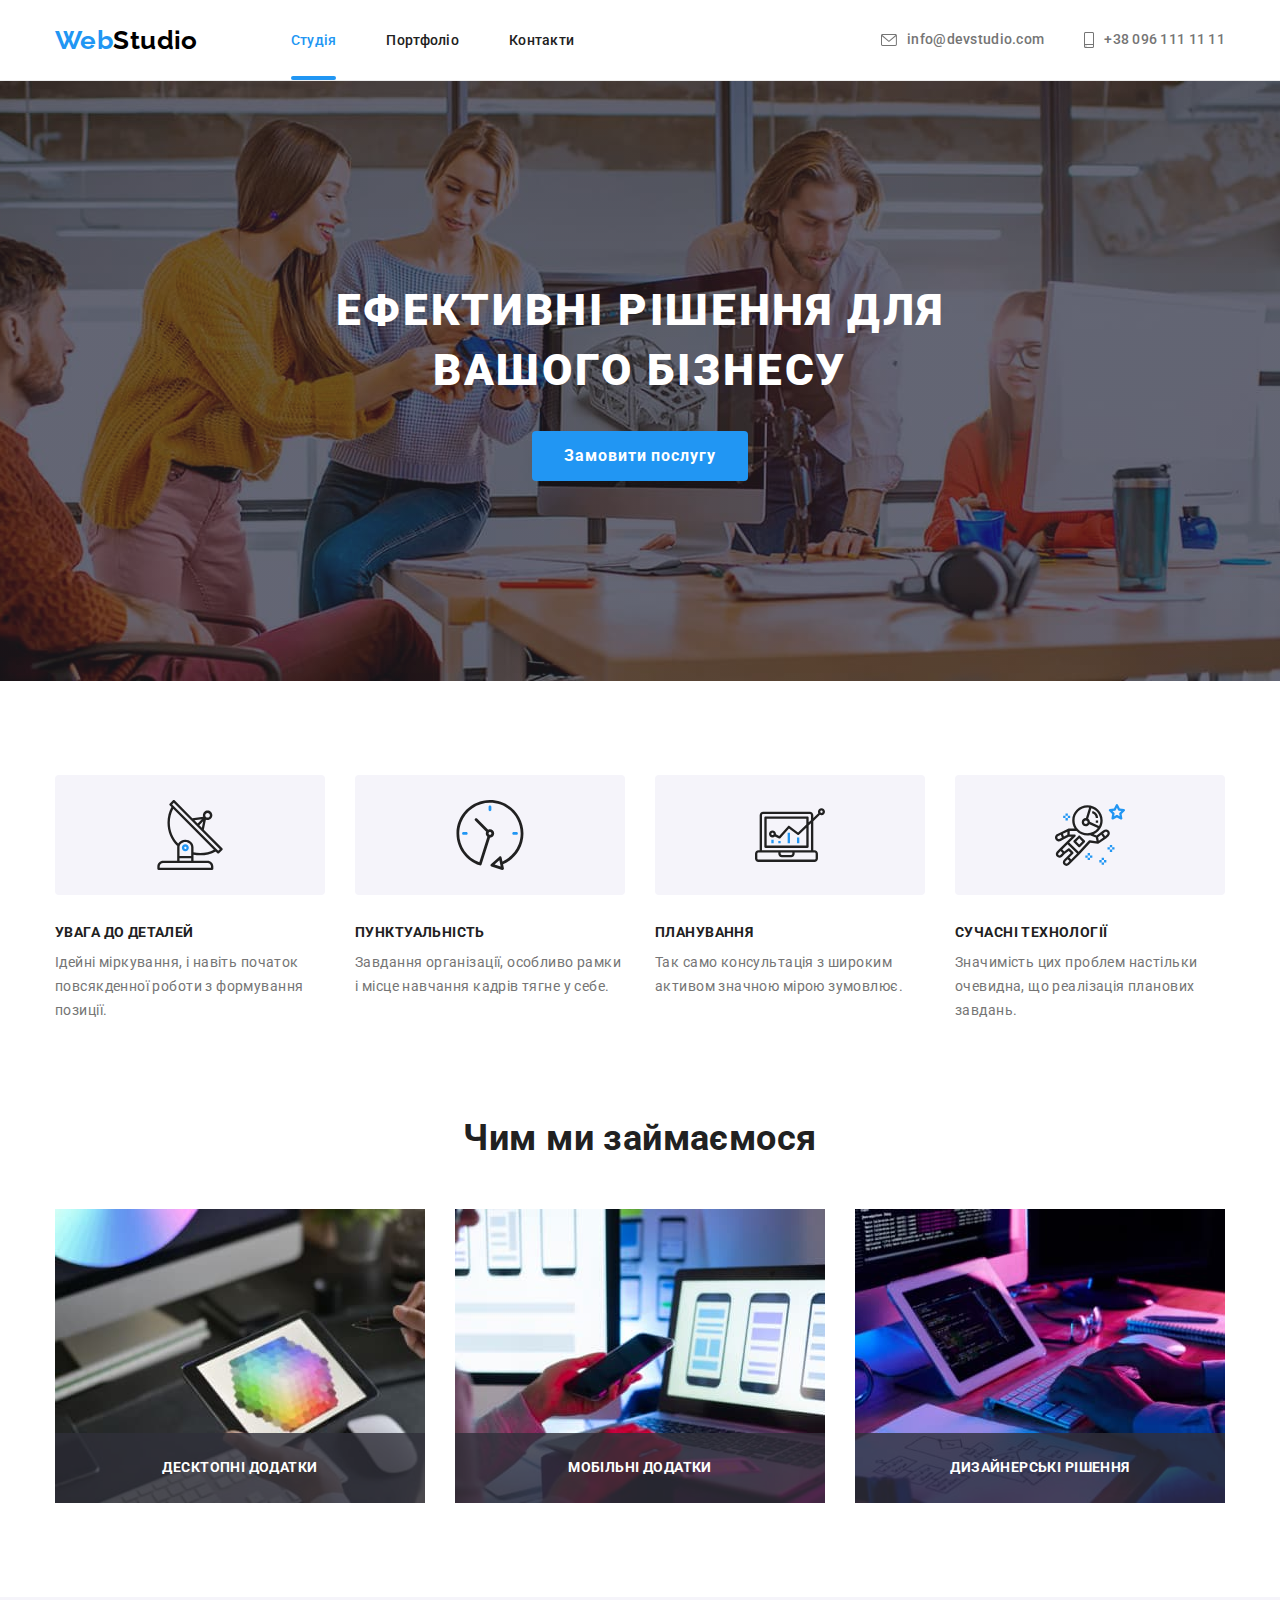
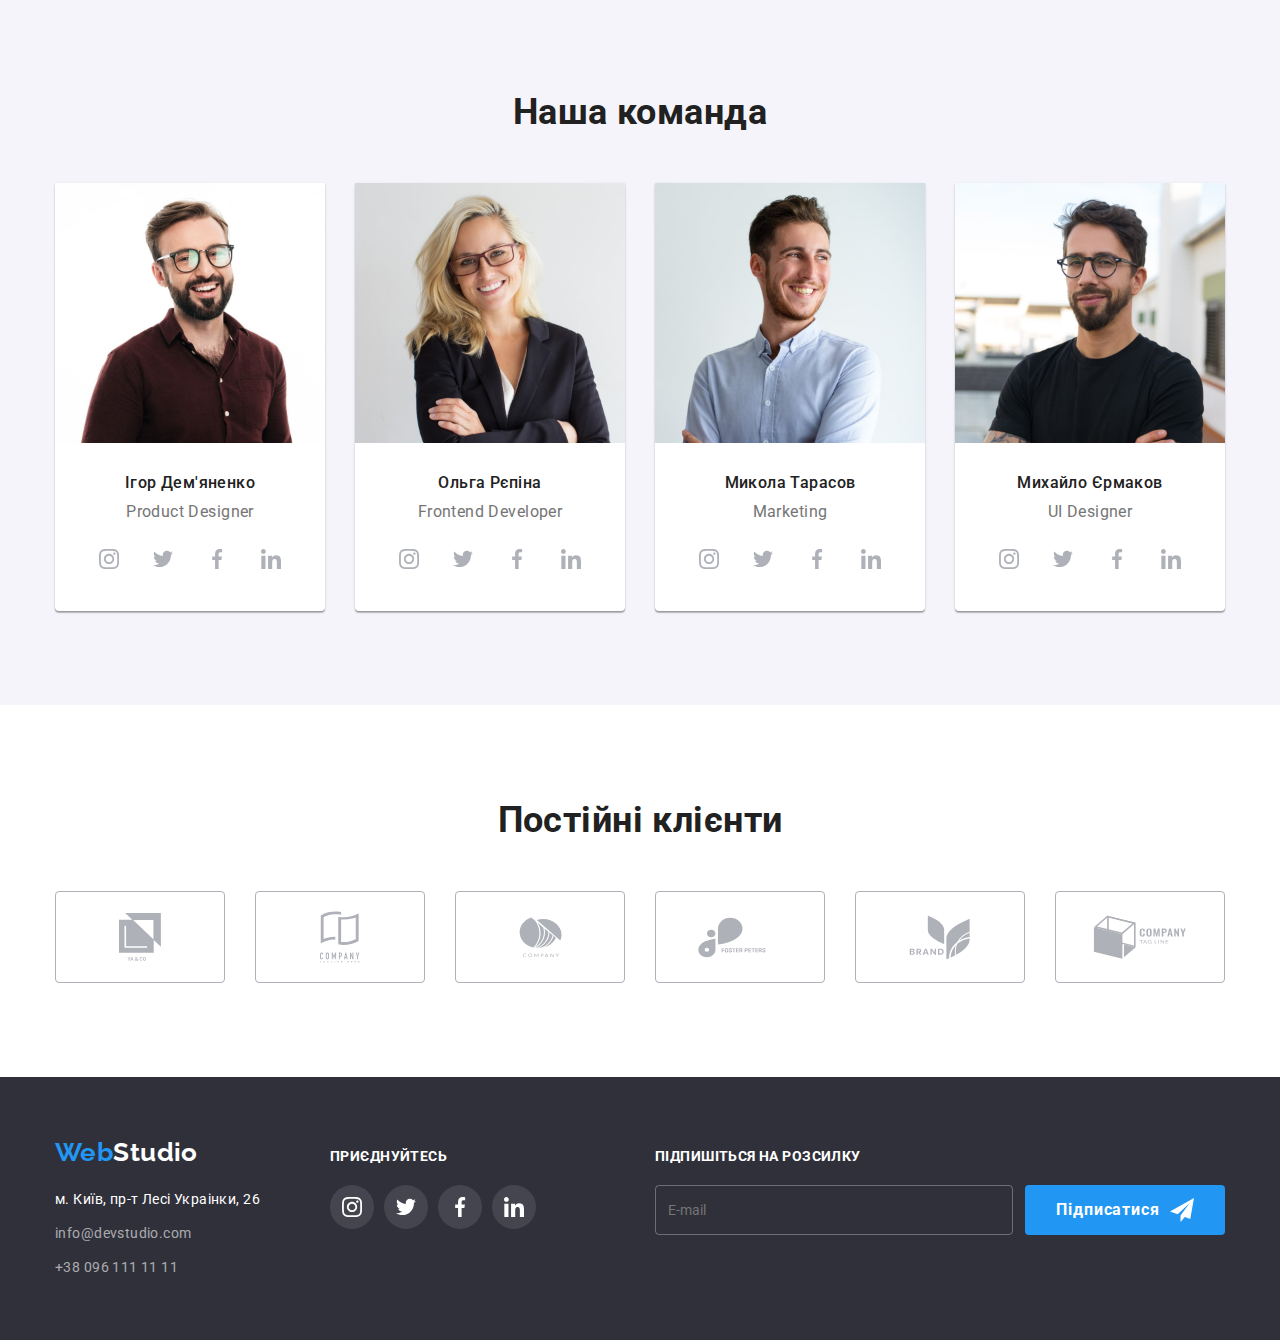
<file: index.html>
<!DOCTYPE html>
<html lang="uk">
  <head>
    <meta charset="UTF-8" />
    <meta http-equiv="X-UA-Compatible" content="IE=edge" />
    <meta name="viewport" content="width=device-width, initial-scale=1.0" />
    <title>Web Studio 2022</title>
    <link rel="preconnect" href="https://fonts.googleapis.com" />
    <link rel="preconnect" href="https://fonts.gstatic.com" crossorigin />
    <link href="https://fonts.googleapis.com/css2?family=Raleway:wght@700&family=Roboto:wght@400;500;700;900&display=swap" rel="stylesheet" />
    <link rel="stylesheet" href="https://cdnjs.cloudflare.com/ajax/libs/modern-normalize/1.1.0/modern-normalize.min.css" />
    <link rel="stylesheet" href="./css/main.min.css" />
  </head>

  <body>
    <header class="header">
      <div class="page-header container">
        <nav class="nav">
          <a class="logo header__logo link" href="./index.html">Web<span>Studio</span></a>
          <ul class="nav-list list">
            <li class="nav-list__item"><a class="nav-list__link link current" href="./index.html">Студія</a></li>
            <li class="nav-list__item"><a class="nav-list__link link" href="./portfolio.html">Портфоліо</a></li>
            <li class="nav-list__item"><a class="nav-list__link link" href="#contact">Контакти</a></li>
          </ul>
        </nav>
        <ul class="contact list">
          <li class="contact__item">
            <a class="contact__link link" href="mailto:info@devstudio.com" lang="en">
              <svg class="contact__icon" width="16" height="12">
                <use href="./images/svg/sprite.svg#icon-mail"></use>
              </svg>
              info@devstudio.com
            </a>
          </li>
          <li class="contact__item">
            <a class="contact__link link" href="tel:+380961111111">
              <svg class="contact__icon" width="10" height="16">
                <use href="./images/svg/sprite.svg#icon-smartphone"></use>
              </svg>
              +38 096 111 11 11</a
            >
          </li>
        </ul>
        <button class="menu-open" type="button" data-menu-open>
          <svg class="menu-open__icon" width="40" height="40">
            <use href="./images/svg/sprite.svg#icon-menu"></use>
          </svg>
        </button>
      </div>
      <div class="mobile-menu is-hidden" data-menu>
        <button class="menu-close" type="button" data-menu-close>
          <svg class="menu-close__icon" width="40" height="40">
            <use href="./images/svg/sprite.svg#icon-menu-close"></use>
          </svg>
        </button>
        <ul class="mob-nav-list list">
          <li class="mob-nav-list__item"><a class="mob-nav-list__link link mob-nav-list__link--current" href="./index.html">Студія</a></li>
          <li class="mob-nav-list__item"><a class="mob-nav-list__link link" href="./portfolio.html">Портфоліо</a></li>
          <li class="mob-nav-list__item"><a class="mob-nav-list__link link" href="#contact">Контакти</a></li>
        </ul>
        <ul class="mob-contact list">
          <li class="mob-contact__item">
            <a class="mob-contact__tel link" href="tel:+380961111111">
              <svg class="mob-contact__icon" width="10" height="16">
                <use href="./images/svg/sprite.svg#icon-smartphone"></use>
              </svg>
              +38 096 111 11 11</a
            >
          </li>
          <li class="mob-contact__item">
            <a class="mob-contact__mail link" href="mailto:info@devstudio.com" lang="en">
              <svg class="mob-contact__icon" width="16" height="12">
                <use href="./images/svg/sprite.svg#icon-mail"></use>
              </svg>
              info@devstudio.com
            </a>
          </li>
        </ul>
        <ul class="mob-social-list list">
          <li class="mob-social-list__item">
            <a class="mob-social-list__link link" href="#">Instagram</a>
          </li>
          <li class="mob-social-list__item">
            <a class="mob-social-list__link link" href="#">Twitter</a>
          </li>
          <li class="mob-social-list__item">
            <a class="mob-social-list__link link" href="#">Facebook</a>
          </li>
          <li class="mob-social-list__item">
            <a class="mob-social-list__link link" href="#">LinkedIn</a>
          </li>
        </ul>
      </div>
    </header>

    <main>
      <section class="hero">
        <div class="container">
          <h1 class="hero__title">Ефективні рішення для вашого бізнесу</h1>
          <button data-modal-open class="btn hero__btn" type="button">Замовити послугу</button>
        </div>
      </section>
      <section class="advantages">
        <div class="container">
          <h2 class="visually-hidden">Наші переваги</h2>
          <ul class="advantages-list list">
            <li class="advantages-list__item">
              <div class="icon-box">
                <svg class="advantages-list__icon">
                  <use href="./images/svg/sprite.svg#advantages-antenna"></use>
                </svg>
              </div>
              <h3 class="advantages-list__title">Увага до деталей</h3>
              <p class="advantages-list__text">Ідейні міркування, і навіть початок повсякденної роботи з формування позиції.</p>
            </li>
            <li class="advantages-list__item">
              <div class="icon-box">
                <svg class="advantages-list__icon">
                  <use href="./images/svg/sprite.svg#advantages-clock"></use>
                </svg>
              </div>
              <h3 class="advantages-list__title">Пунктуальність</h3>
              <p class="advantages-list__text">Завдання організації, особливо рамки і місце навчання кадрів тягне у себе.</p>
            </li>
            <li class="advantages-list__item">
              <div class="icon-box">
                <svg class="advantages-list__icon">
                  <use href="./images/svg/sprite.svg#advantages-diagram"></use>
                </svg>
              </div>
              <h3 class="advantages-list__title">Планування</h3>
              <p class="advantages-list__text">Так само консультація з широким активом значною мірою зумовлює.</p>
            </li>
            <li class="advantages-list__item">
              <div class="icon-box">
                <svg class="advantages-list__icon">
                  <use href="./images/svg/sprite.svg#advantages-astronaut"></use>
                </svg>
              </div>
              <h3 class="advantages-list__title">Сучасні технології</h3>
              <p class="advantages-list__text">Значимість цих проблем настільки очевидна, що реалізація планових завдань.</p>
            </li>
          </ul>
        </div>
      </section>
      <section class="work">
        <div class="container">
          <h2 class="work__title title">Чим ми займаємося</h2>
          <ul class="work-list list">
            <li class="work-list__item">
              <img src="./images/devise.jpg" width="370" alt="на планшеті зображена палітра кольорів" />
              <p class="work-list__text">десктопні додатки</p>
            </li>
            <li class="work-list__item">
              <img src="./images/computer.jpg" width="370" alt="людина сидить за кюмп'ютером з телефоном у руках" />
              <p class="work-list__text">мобільні додатки</p>
            </li>
            <li class="work-list__item">
              <img src="./images/keyboard.jpg" width="370" alt="людина набирає на клавіатурі інформацію" />
              <p class="work-list__text">дизайнерські рішення</p>
            </li>
          </ul>
        </div>
      </section>
      <section class="team">
        <div class="container">
          <h2 class="team__title title">Наша команда</h2>
          <ul class="people-list list">
            <li class="people-list__item">
              <picture>
                <source srcset="./images/team/igor.jpg 1x, ./images/team/igor-2x.jpg 2x" media="(min-width: 1200px)" />
                <source srcset="./images/team/igor-tab.jpg 1x, ./images/team/igor-tab-2x.jpg 2x" media="(min-width: 768px)" />
                <source srcset="./images/team/igor-mob.jpg 1x, ./images/team/igor-mob-2x.jpg 2x" media="(min-width: 320px)" />
                <img src="./images/team/igor-mob.jpg" width="450" alt="жінка з білявим волоссям в окулярах" />
              </picture>
              <div class="people-list__content">
                <h3 class="people-list__title">Ігор Дем'яненко</h3>
                <p class="people-list__text" lang="en">Product Designer</p>
                <ul class="social-list list">
                  <li>
                    <a class="social-list__link" href="#">
                      <svg class="social-list__icon" width="20" height="20">
                        <use href="./images/svg/sprite.svg#icon-instagram"></use>
                      </svg>
                    </a>
                  </li>
                  <li>
                    <a class="social-list__link" href="#">
                      <svg class="social-list__icon" width="20" height="20">
                        <use href="./images/svg/sprite.svg#icon-twitter"></use>
                      </svg>
                    </a>
                  </li>
                  <li>
                    <a class="social-list__link" href="#">
                      <svg class="social-list__icon" width="20" height="20">
                        <use href="./images/svg/sprite.svg#icon-facebook"></use>
                      </svg>
                    </a>
                  </li>
                  <li>
                    <a class="social-list__link" href="#">
                      <svg class="social-list__icon" width="20" height="20">
                        <use href="./images/svg/sprite.svg#icon-linkedin"></use>
                      </svg>
                    </a>
                  </li>
                </ul>
              </div>
            </li>
            <li class="people-list__item">
              <picture>
                <source srcset="./images/team/olga.jpg 1x, ./images/team/olga-2x.jpg 2x" media="(min-width: 1200px)" />
                <source srcset="./images/team/olga-tab.jpg 1x, ./images/team/olga-tab-2x.jpg 2x" media="(min-width: 768px)" />
                <source srcset="./images/team/olga-mob.jpg 1x, ./images/team/olga-mob-2x.jpg 2x" media="(min-width: 320px)" />
                <img src="./images/team/olga-mob.jpg" width="450" alt="жінка з білявим волоссям в окулярах" />
              </picture>
              <div class="people-list__content">
                <h3 class="people-list__title">Ольга Рєпіна</h3>
                <p class="people-list__text" lang="en">Frontend Developer</p>
                <ul class="social-list list">
                  <li>
                    <a class="social-list__link link" href="#">
                      <svg class="social-list__icon" width="20" height="20">
                        <use href="./images/svg/sprite.svg#icon-instagram"></use>
                      </svg>
                    </a>
                  </li>
                  <li>
                    <a class="social-list__link link" href="#">
                      <svg class="social-list__icon" width="20" height="20">
                        <use href="./images/svg/sprite.svg#icon-twitter"></use>
                      </svg>
                    </a>
                  </li>
                  <li>
                    <a class="social-list__link link" href="#">
                      <svg class="social-list__icon" width="20" height="20">
                        <use href="./images/svg/sprite.svg#icon-facebook"></use>
                      </svg>
                    </a>
                  </li>
                  <li>
                    <a class="social-list__link link" href="#">
                      <svg class="social-list__icon" width="20" height="20">
                        <use href="./images/svg/sprite.svg#icon-linkedin"></use>
                      </svg>
                    </a>
                  </li>
                </ul>
              </div>
            </li>
            <li class="people-list__item">
              <picture>
                <source srcset="./images/team/nikola.jpg 1x, ./images/team/nikola-2x.jpg 2x" media="(min-width: 1200px)" />
                <source srcset="./images/team/nikola-tab.jpg 1x, ./images/team/nikola-tab-2x.jpg 2x" media="(min-width: 768px)" />
                <source srcset="./images/team/nikola-mob.jpg 1x, ./images/team/nikola-mob-2x.jpg 2x" media="(min-width: 320px)" />
                <img src="./images/team/nikola-mob.jpg" width="450" alt="жінка з білявим волоссям в окулярах" />
              </picture>
              <div class="people-list__content">
                <h3 class="people-list__title">Микола Тарасов</h3>
                <p class="people-list__text" lang="en">Marketing</p>
                <ul class="social-list list">
                  <li>
                    <a class="social-list__link link" href="#">
                      <svg class="social-list__icon" width="20" height="20">
                        <use href="./images/svg/sprite.svg#icon-instagram"></use>
                      </svg>
                    </a>
                  </li>
                  <li>
                    <a class="social-list__link link" href="#">
                      <svg class="social-list__icon" width="20" height="20">
                        <use href="./images/svg/sprite.svg#icon-twitter"></use>
                      </svg>
                    </a>
                  </li>
                  <li>
                    <a class="social-list__link link" href="#">
                      <svg class="social-list__icon" width="20" height="20">
                        <use href="./images/svg/sprite.svg#icon-facebook"></use>
                      </svg>
                    </a>
                  </li>
                  <li>
                    <a class="social-list__link link" href="#">
                      <svg class="social-list__icon" width="20" height="20">
                        <use href="./images/svg/sprite.svg#icon-linkedin"></use>
                      </svg>
                    </a>
                  </li>
                </ul>
              </div>
            </li>
            <li class="people-list__item">
              <picture>
                <source srcset="./images/team/misha.jpg 1x, ./images/team/misha-2x.jpg 2x" media="(min-width: 1200px)" />
                <source srcset="./images/team/misha-tab.jpg 1x, ./images/team/misha-tab-2x.jpg 2x" media="(min-width: 768px)" />
                <source srcset="./images/team/misha-mob.jpg 1x, ./images/team/misha-mob-2x.jpg 2x" media="(min-width: 320px)" />
                <img src="./images/team/misha-mob.jpg" width="450" alt="жінка з білявим волоссям в окулярах" />
              </picture>
              <div class="people-list__content">
                <h3 class="people-list__title">Михайло Єрмаков</h3>
                <p class="people-list__text" lang="en">UI Designer</p>
                <ul class="social-list list">
                  <li>
                    <a class="social-list__link link" href="#">
                      <svg class="social-list__icon" width="20" height="20">
                        <use href="./images/svg/sprite.svg#icon-instagram"></use>
                      </svg>
                    </a>
                  </li>
                  <li>
                    <a class="social-list__link link" href="#">
                      <svg class="social-list__icon" width="20" height="20">
                        <use href="./images/svg/sprite.svg#icon-twitter"></use>
                      </svg>
                    </a>
                  </li>
                  <li>
                    <a class="social-list__link link" href="#">
                      <svg class="social-list__icon" width="20" height="20">
                        <use href="./images/svg/sprite.svg#icon-facebook"></use>
                      </svg>
                    </a>
                  </li>
                  <li>
                    <a class="social-list__link link" href="#">
                      <svg class="social-list__icon" width="20" height="20">
                        <use href="./images/svg/sprite.svg#icon-linkedin"></use>
                      </svg>
                    </a>
                  </li>
                </ul>
              </div>
            </li>
          </ul>
        </div>
      </section>
      <section class="clients">
        <div class="container">
          <h2 class="clients__title title">Постійні клієнти</h2>
          <ul class="clients-list list">
            <li class="clients-list__item">
              <a class="clients-list__link" href="#">
                <svg class="clients-list__icon" width="42" height="48">
                  <use href="./images/svg/sprite.svg#logo-company-1"></use>
                </svg>
              </a>
            </li>
            <li class="clients-list__item">
              <a class="clients-list__link" href="#">
                <svg class="clients-list__icon" width="40" height="52">
                  <use href="./images/svg/sprite.svg#logo-company-2"></use>
                </svg>
              </a>
            </li>
            <li class="clients-list__item">
              <a class="clients-list__link" href="#">
                <svg class="clients-list__icon" width="43" height="42">
                  <use href="./images/svg/sprite.svg#logo-company-3"></use>
                </svg>
              </a>
            </li>
            <li class="clients-list__item">
              <a class="clients-list__link" href="#">
                <svg class="clients-list__icon" width="84" height="41">
                  <use href="./images/svg/sprite.svg#logo-company-4"></use>
                </svg>
              </a>
            </li>
            <li class="clients-list__item">
              <a class="clients-list__link" href="#">
                <svg class="clients-list__icon" width="62" height="45">
                  <use href="./images/svg/sprite.svg#logo-company-5"></use>
                </svg>
              </a>
            </li>
            <li class="clients-list__item">
              <a class="clients-list__link" href="#">
                <svg class="clients-list__icon" width="94" height="44">
                  <use href="./images/svg/sprite.svg#logo-company-6"></use>
                </svg>
              </a>
            </li>
          </ul>
        </div>
      </section>
    </main>

    <footer class="footer">
      <div class="page-footer container">
        <div class="contact-box" id="contact">
          <a class="logo footer__logo link" href="./index.html">Web<span>Studio</span></a>
          <address>
            <ul class="footer-contact list">
              <li class="footer-contact__item">
                <a class="footer-contact__link footer-contact__link--white link" href="https://goo.gl/maps/CPtrU1FHBa2aNyZL9" target="__blank" rel="noopener noreferrer nofollow"
                  >м. Київ, пр-т Лесі Украінки, 26</a
                >
              </li>
              <li class="footer-contact__item">
                <a class="footer-contact__link link" href="mailto:info@devstudio.com" lang="en">info@devstudio.com</a>
              </li>
              <li class="footer-contact__item">
                <a class="footer-contact__link link" href="tel:+380961111111">+38 096 111 11 11</a>
              </li>
            </ul>
          </address>
        </div>
        <div class="join">
          <p class="join__text">Приєднуйтесь</p>
          <ul class="social-list list">
            <li>
              <a class="social-list__link join__link" href="#">
                <svg class="social-list__icon" width="20" height="20">
                  <use href="./images/svg/sprite.svg#icon-instagram"></use>
                </svg>
              </a>
            </li>
            <li>
              <a class="social-list__link join__link" href="#">
                <svg class="social-list__icon" width="20" height="20">
                  <use href="./images/svg/sprite.svg#icon-twitter"></use>
                </svg>
              </a>
            </li>
            <li>
              <a class="social-list__link join__link" href="#">
                <svg class="social-list__icon" width="20" height="20">
                  <use href="./images/svg/sprite.svg#icon-facebook"></use>
                </svg>
              </a>
            </li>
            <li>
              <a class="social-list__link join__link" href="#">
                <svg class="social-list__icon" width="20" height="20">
                  <use href="./images/svg/sprite.svg#icon-linkedin"></use>
                </svg>
              </a>
            </li>
          </ul>
        </div>
        <div class="subscribe">
          <p class="subscribe__text">Підпишіться на розсилку</p>
          <form class="subscribe__form" autocomplete="off">
            <input class="subscribe__input" type="email" name="mail" placeholder="E-mail" required />
            <button class="btn subscribe__btn" type="submit">
              Підписатися
              <svg class="social-list__icon" width="24" height="24">
                <use href="./images/svg/sprite.svg#icon-send"></use>
              </svg>
            </button>
          </form>
        </div>
      </div>
    </footer>
    <div class="backdrop is-hidden" data-modal>
      <div class="modal">
        <button class="btn-close" data-modal-close>
          <svg class="btn-close__icon" width="11" height="11">
            <use href="./images/svg/sprite.svg#icon-close"></use>
          </svg>
        </button>
        <p class="modal__text">Залиште свої дані, ми вам передзвонимо</p>
        <form class="form" autocomplete="off">
          <div class="form__field">
            <label class="form__label" for="name">Ім'я</label>
            <div class="form__wrapper">
              <input class="form__input" type="text" name="name" id="name" placeholder=" " required />
              <svg class="form__icon" width="18" height="18">
                <use href="./images/svg/sprite.svg#form-person"></use>
              </svg>
            </div>
          </div>
          <div class="form__field">
            <label class="form__label" for="tel">Телефон</label>
            <div class="form__wrapper">
              <input class="form__input" type="tel" name="tel" id="tel" placeholder=" " required />
              <svg class="form__icon" width="18" height="18">
                <use href="./images/svg/sprite.svg#form-phone"></use>
              </svg>
            </div>
          </div>
          <div class="form__field">
            <label class="form__label" for="mail">Пошта</label>
            <div class="form__wrapper">
              <input class="form__input" type="email" name="mail" id="mail" placeholder=" " required />
              <svg class="form__icon" width="18" height="18">
                <use href="./images/svg/sprite.svg#form-email"></use>
              </svg>
            </div>
          </div>
          <div class="form__textarea">
            <label class="form__label" for="comment">Коментар</label>
            <div class="form__wrapper">
              <textarea class="form__input comment" name="comment" id="comment" placeholder="Введіть текст"></textarea>
            </div>
          </div>
          <label class="form__label-check">
            <input class="form__input-check" type="checkbox" required />
            <svg class="form__icon-check" width="16" height="16">
              <use href="./images/svg/sprite.svg#icon-check"></use>
            </svg>
            <span>Погоджуюся з розсилкою та приймаю</span>
            <a href="#">Умови договору</a>
          </label>
          <button class="btn form__btn" type="submit">Підписатися</button>
        </form>
      </div>
    </div>
    <script src="./js/menu.js"></script>
    <script src="./js/modal.js"></script>
  </body>
</html>
</file>
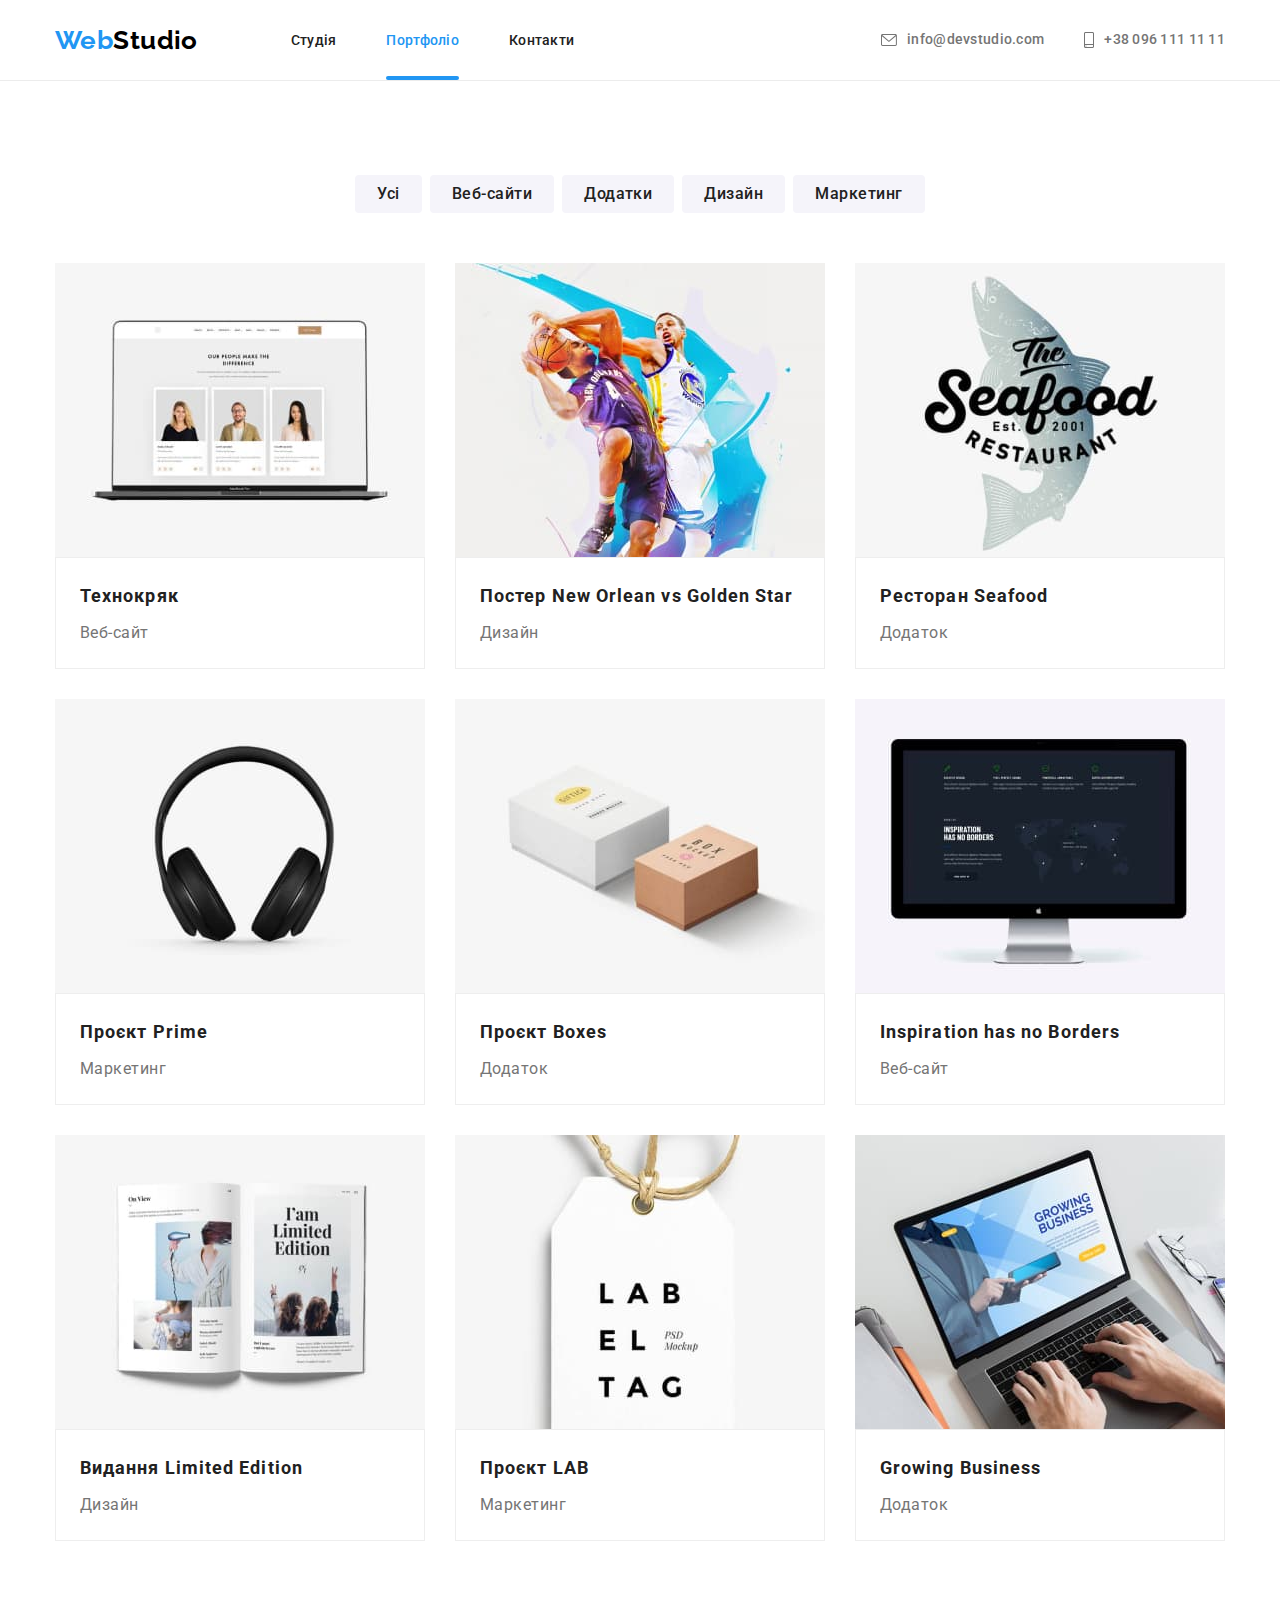
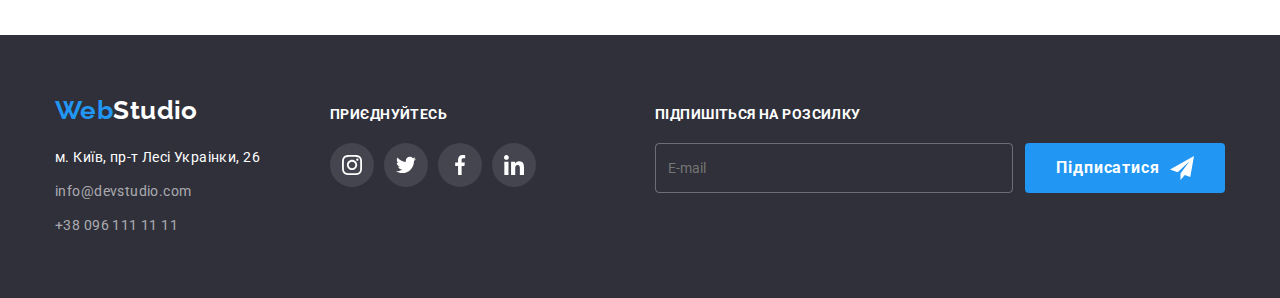
<file: portfolio.html>
<!DOCTYPE html>
<html lang="uk">
  <head>
    <meta charset="UTF-8" />
    <meta http-equiv="X-UA-Compatible" content="IE=edge" />
    <meta name="viewport" content="width=device-width, initial-scale=1.0" />
    <title>Portfolio</title>
    <link rel="preconnect" href="https://fonts.googleapis.com" />
    <link rel="preconnect" href="https://fonts.gstatic.com" crossorigin />
    <link href="https://fonts.googleapis.com/css2?family=Raleway:wght@700&family=Roboto:wght@400;500;700;900&display=swap" rel="stylesheet" />
    <link rel="stylesheet" href="https://cdnjs.cloudflare.com/ajax/libs/modern-normalize/1.1.0/modern-normalize.min.css" />
    <link rel="stylesheet" href="./css/main.min.css" />
  </head>

  <body>
    <header class="header">
      <div class="page-header container">
        <nav class="nav">
          <a class="logo header__logo link" href="./index.html">Web<span>Studio</span></a>
          <ul class="nav-list list">
            <li class="nav-list__item"><a class="nav-list__link link" href="./index.html">Студія</a></li>
            <li class="nav-list__item"><a class="nav-list__link link current" href="./portfolio.html">Портфоліо</a></li>
            <li class="nav-list__item"><a class="nav-list__link link" href="#contact">Контакти</a></li>
          </ul>
        </nav>
        <ul class="contact list">
          <li class="contact__item">
            <a class="contact__link link" href="mailto:info@devstudio.com" lang="en">
              <svg class="contact__icon" width="16" height="12">
                <use href="./images/svg/sprite.svg#icon-mail"></use>
              </svg>
              info@devstudio.com
            </a>
          </li>
          <li class="contact__item">
            <a class="contact__link link" href="tel:+380961111111">
              <svg class="contact__icon" width="10" height="16">
                <use href="./images/svg/sprite.svg#icon-smartphone"></use>
              </svg>
              +38 096 111 11 11</a
            >
          </li>
        </ul>
        <button class="menu-open" type="button" data-menu-open>
          <svg class="menu-open__icon" width="40" height="40">
            <use href="./images/svg/sprite.svg#icon-menu"></use>
          </svg>
        </button>
      </div>
      <div class="mobile-menu is-hidden" data-menu>
        <button class="menu-close" type="button" data-menu-close>
          <svg class="menu-close__icon" width="40" height="40">
            <use href="./images/svg/sprite.svg#icon-menu-close"></use>
          </svg>
        </button>
        <ul class="mob-nav-list list">
          <li class="mob-nav-list__item"><a class="mob-nav-list__link link" href="./index.html">Студія</a></li>
          <li class="mob-nav-list__item"><a class="mob-nav-list__link link mob-nav-list__link--current" href="./portfolio.html">Портфоліо</a></li>
          <li class="mob-nav-list__item"><a class="mob-nav-list__link link" href="#contact">Контакти</a></li>
        </ul>
        <ul class="mob-contact list">
          <li class="mob-contact__item">
            <a class="mob-contact__tel link" href="tel:+380961111111">
              <svg class="mob-contact__icon" width="10" height="16">
                <use href="./images/svg/sprite.svg#icon-smartphone"></use>
              </svg>
              +38 096 111 11 11</a
            >
          </li>
          <li class="mob-contact__item">
            <a class="mob-contact__mail link" href="mailto:info@devstudio.com" lang="en">
              <svg class="mob-contact__icon" width="16" height="12">
                <use href="./images/svg/sprite.svg#icon-mail"></use>
              </svg>
              info@devstudio.com
            </a>
          </li>
        </ul>
        <ul class="mob-social-list list">
          <li class="mob-social-list__item">
            <a class="mob-social-list__link link" href="#">Instagram</a>
          </li>
          <li class="mob-social-list__item">
            <a class="mob-social-list__link link" href="#">Twitter</a>
          </li>
          <li class="mob-social-list__item">
            <a class="mob-social-list__link link" href="#">Facebook</a>
          </li>
          <li class="mob-social-list__item">
            <a class="mob-social-list__link link" href="#">LinkedIn</a>
          </li>
        </ul>
      </div>
    </header>

    <main>
      <section class="filter">
        <div class="container">
          <h1 class="visually-hidden">Фільтр портфоліо</h1>
          <ul class="filter-list list">
            <li class="item"><button class="btn btn-filter" type="button">Усі</button></li>
            <li class="item">
              <button class="btn-filter" type="button">Веб-сайти</button>
            </li>
            <li class="item"><button class="btn btn-filter" type="button">Додатки</button></li>
            <li class="item"><button class="btn btn-filter" type="button">Дизайн</button></li>
            <li class="item">
              <button class="btn btn-filter" type="button">Маркетинг</button>
            </li>
          </ul>
          <ul class="cads-list list">
            <li class="item">
              <a class="cads-list-link link" href="#">
                <div class="cads-thumb">
                  <picture>
                    <source srcset="./images/portfolio/technocryck.jpg 1x, ./images/portfolio/technocryck-2x.jpg 2x" media="(min-width: 1200px)" />
                    <source srcset="./images/portfolio/technocryck-tab.jpg 1x, ./images/portfolio/technocryck-tab-2x.jpg 2x" media="(min-width: 768px)" />
                    <source srcset="./images/portfolio/technocryck-mob.jpg 1x, ./images/portfolio/technocryck-mob-2x.jpg 2x" media="(min-width: 320px)" />
                    <img src="./images/portfolio/technocryck-mob.jpg" width="450" alt="відкритий ноутбук, на екрані зображені фото картки" />
                  </picture>
                  <div class="overley">
                    <p class="overley-text">
                      Ресурс пропонує комплексні пропозиції з різним рівнем функціоналу та сервісів. Все це дозволить відвідувачу отримати вичерпні відомості про компанію чи приватну особу.
                    </p>
                  </div>
                </div>
                <div class="cads-content">
                  <h2 class="cads-title">Технокряк</h2>
                  <p class="cads-text">Веб-сайт</p>
                </div>
              </a>
            </li>
            <li class="item">
              <a class="cads-list-link link" href="#">
                <div class="cads-thumb">
                  <img src="./images/portfolio/poster.jpg" width="370" alt="два боскетболіста з м'ячем" />
                  <div class="overley">
                    <p class="overley-text">
                      Ресурс пропонує комплексні пропозиції з різним рівнем функціоналу та сервісів. Все це дозволить відвідувачу отримати вичерпні відомості про компанію чи приватну особу.
                    </p>
                  </div>
                </div>
                <div class="cads-content">
                  <h2 class="cads-title">Постер New Orlean vs Golden Star</h2>
                  <p class="cads-text">Дизайн</p>
                </div>
              </a>
            </li>
            <li class="item">
              <a class="cads-list-link link" href="#">
                <div class="cads-thumb">
                  <img src="./images/portfolio/restoran.jpg" width="370" alt="силует риби - логотип ресторану" />
                  <div class="overley">
                    <p class="overley-text">
                      Ресурс пропонує комплексні пропозиції з різним рівнем функціоналу та сервісів. Все це дозволить відвідувачу отримати вичерпні відомості про компанію чи приватну особу.
                    </p>
                  </div>
                </div>
                <div class="cads-content">
                  <h2 class="cads-title">Ресторан Seafood</h2>
                  <p class="cads-text">Додаток</p>
                </div>
              </a>
            </li>
            <li class="item">
              <a class="cads-list-link link" href="#">
                <div class="cads-thumb">
                  <img src="./images/portfolio/projectprime.jpg" width="370" alt="чоні навушники" />
                  <div class="overley">
                    <p class="overley-text">
                      Ресурс пропонує комплексні пропозиції з різним рівнем функціоналу та сервісів. Все це дозволить відвідувачу отримати вичерпні відомості про компанію чи приватну особу.
                    </p>
                  </div>
                </div>
                <div class="cads-content">
                  <h2 class="cads-title">Проєкт Prime</h2>
                  <p class="cads-text">Маркетинг</p>
                </div>
              </a>
            </li>
            <li class="item">
              <a class="cads-list-link link" href="#">
                <div class="cads-thumb">
                  <img src="./images/portfolio/projectbox.jpg" width="370" alt="дві картонні коробочки білого та рожевого кольору" />
                  <div class="overley">
                    <p class="overley-text">
                      Ресурс пропонує комплексні пропозиції з різним рівнем функціоналу та сервісів. Все це дозволить відвідувачу отримати вичерпні відомості про компанію чи приватну особу.
                    </p>
                  </div>
                </div>
                <div class="cads-content">
                  <h2 class="cads-title">Проєкт Boxes</h2>
                  <p class="cads-text">Додаток</p>
                </div>
              </a>
            </li>
            <li class="item">
              <a class="cads-list-link link" href="#">
                <div class="cads-thumb">
                  <img src="./images/portfolio/inspiration.jpg" width="370" alt="монітор коп'ютера" />
                  <div class="overley">
                    <p class="overley-text">
                      Ресурс пропонує комплексні пропозиції з різним рівнем функціоналу та сервісів. Все це дозволить відвідувачу отримати вичерпні відомості про компанію чи приватну особу.
                    </p>
                  </div>
                </div>
                <div class="cads-content">
                  <h2 class="cads-title">Inspiration has no Borders</h2>
                  <p class="cads-text">Веб-сайт</p>
                </div>
              </a>
            </li>
            <li class="item">
              <a class="cads-list-link link" href="#">
                <div class="cads-thumb">
                  <img src="./images/portfolio/limitededition.jpg" width="370" alt="розгорнута книжка" />
                  <div class="overley">
                    <p class="overley-text">
                      Ресурс пропонує комплексні пропозиції з різним рівнем функціоналу та сервісів. Все це дозволить відвідувачу отримати вичерпні відомості про компанію чи приватну особу.
                    </p>
                  </div>
                </div>
                <div class="cads-content">
                  <h2 class="cads-title">Видання Limited Edition</h2>
                  <p class="cads-text">Дизайн</p>
                </div>
              </a>
            </li>
            <li class="item">
              <a class="cads-list-link link" href="#">
                <div class="cads-thumb">
                  <img src="./images/portfolio/projectlab.jpg" width="370" alt="бирка білого кольору з написом" />
                  <div class="overley">
                    <p class="overley-text">
                      Ресурс пропонує комплексні пропозиції з різним рівнем функціоналу та сервісів. Все це дозволить відвідувачу отримати вичерпні відомості про компанію чи приватну особу.
                    </p>
                  </div>
                </div>
                <div class="cads-content">
                  <h2 class="cads-title">Проєкт LAB</h2>
                  <p class="cads-text">Маркетинг</p>
                </div>
              </a>
            </li>
            <li class="item">
              <a class="cads-list-link link" href="#">
                <div class="cads-thumb">
                  <img src="./images/portfolio/growingbusiness.jpg" width="370" alt="людина працює за ноубуком" />
                  <div class="overley">
                    <p class="overley-text">
                      Ресурс пропонує комплексні пропозиції з різним рівнем функціоналу та сервісів. Все це дозволить відвідувачу отримати вичерпні відомості про компанію чи приватну особу.
                    </p>
                  </div>
                </div>
                <div class="cads-content">
                  <h2 class="cads-title">Growing Business</h2>
                  <p class="cads-text">Додаток</p>
                </div>
              </a>
            </li>
          </ul>
        </div>
      </section>
    </main>

    <footer class="footer">
      <div class="page-footer container">
        <div class="contact-box" id="contact">
          <a class="logo footer__logo link" href="./index.html">Web<span>Studio</span></a>
          <address>
            <ul class="footer-contact list">
              <li class="footer-contact__item">
                <a class="footer-contact__link footer-contact__link--white link" href="https://goo.gl/maps/CPtrU1FHBa2aNyZL9" target="__blank" rel="noopener noreferrer nofollow"
                  >м. Київ, пр-т Лесі Украінки, 26</a
                >
              </li>
              <li class="footer-contact__item">
                <a class="footer-contact__link link" href="mailto:info@devstudio.com" lang="en">info@devstudio.com</a>
              </li>
              <li class="footer-contact__item">
                <a class="footer-contact__link link" href="tel:+380961111111">+38 096 111 11 11</a>
              </li>
            </ul>
          </address>
        </div>
        <div class="join">
          <p class="join__text">Приєднуйтесь</p>
          <ul class="social-list list">
            <li>
              <a class="social-list__link join__link" href="#">
                <svg class="social-list__icon" width="20" height="20">
                  <use href="./images/svg/sprite.svg#icon-instagram"></use>
                </svg>
              </a>
            </li>
            <li>
              <a class="social-list__link join__link" href="#">
                <svg class="social-list__icon" width="20" height="20">
                  <use href="./images/svg/sprite.svg#icon-twitter"></use>
                </svg>
              </a>
            </li>
            <li>
              <a class="social-list__link join__link" href="#">
                <svg class="social-list__icon" width="20" height="20">
                  <use href="./images/svg/sprite.svg#icon-facebook"></use>
                </svg>
              </a>
            </li>
            <li>
              <a class="social-list__link join__link" href="#">
                <svg class="social-list__icon" width="20" height="20">
                  <use href="./images/svg/sprite.svg#icon-linkedin"></use>
                </svg>
              </a>
            </li>
          </ul>
        </div>
        <div class="subscribe">
          <p class="subscribe__text">Підпишіться на розсилку</p>
          <form class="subscribe__form" autocomplete="off">
            <input class="subscribe__input" type="email" name="mail" placeholder="E-mail" required />
            <button class="btn subscribe__btn" type="submit">
              Підписатися
              <svg class="social-list__icon" width="24" height="24">
                <use href="./images/svg/sprite.svg#icon-send"></use>
              </svg>
            </button>
          </form>
        </div>
      </div>
    </footer>
    <script src="./js/menu.js"></script>
    <script src="./js/modal.js"></script>
  </body>
</html>
</file>
<file: css/main.min.css>
body{font-family:"Roboto",sans-serif;font-size:14px;letter-spacing:.03em;color:var(--brand-color);background-color:var(--secondary-bg-color)}h1,h2,h3,h4,h5,h6,p{margin:0}img{display:block;max-width:100%;height:auto}ul,ol{padding:0;margin:0}button{display:block;cursor:pointer;border:none}.link{text-decoration:none}.list{list-style-type:none}.is-hidden{opacity:0;pointer-events:none}:root{--brand-color: #212121;--secondary-color: #757575;--brand-bg-color: #2f303a;--secondary-bg-color: #ffffff;--accent-color: #2196f3;--footer-contact-item: rgba(255, 255, 255, 0.6);--bg-color-btn-filter: #f5f4fa;--bg-color-icon-box: #f5f4fa;--color-logo: #000000;--btn-service-hover: #188ce8;--border-cads: 1px solid #eeeeee;--icon: #afb1b8;--transition-duration: 250ms;--transition-timing-function: cubic-bezier(0.4, 0, 0.2, 1);--gradient: linear-gradient(rgba(47, 48, 58, 0.4), rgba(47, 48, 58, 0.4))}.visually-hidden{position:absolute;white-space:nowrap;width:1px;height:1px;overflow:hidden;border:0;padding:0;clip:rect(0 0 0 0);-webkit-clip-path:inset(50%);clip-path:inset(50%);margin:-1px}.btn{display:-webkit-box;display:-ms-flexbox;display:flex;-webkit-box-pack:center;-ms-flex-pack:center;justify-content:center;-webkit-box-align:center;-ms-flex-align:center;align-items:center;padding:10px 0;font-family:inherit;font-weight:700;font-size:16px;line-height:1.88;-ms-flex-line-pack:center;align-content:center;text-align:center;letter-spacing:.06em;border-radius:4px;color:var(--secondary-bg-color);background-color:var(--accent-color);-webkit-transition:background-color var(--transition-duration) var(--transition-timing-function),-webkit-box-shadow var(--transition-duration) var(--transition-timing-function);transition:background-color var(--transition-duration) var(--transition-timing-function),-webkit-box-shadow var(--transition-duration) var(--transition-timing-function);transition:background-color var(--transition-duration) var(--transition-timing-function),box-shadow var(--transition-duration) var(--transition-timing-function);transition:background-color var(--transition-duration) var(--transition-timing-function),box-shadow var(--transition-duration) var(--transition-timing-function),-webkit-box-shadow var(--transition-duration) var(--transition-timing-function)}.btn:hover,.btn:focus{background-color:var(--btn-service-hover);-webkit-box-shadow:0px 4px 4px rgba(0,0,0,.15);box-shadow:0px 4px 4px rgba(0,0,0,.15)}.container{width:100%;margin:0 auto;padding:0 15px}@media screen and (min-width: 480px){.container{max-width:480px}}@media screen and (min-width: 768px){.container{max-width:768px}}@media screen and (min-width: 1200px){.container{max-width:1200px}}.title{margin-bottom:30px;font-weight:700;font-size:28px;line-height:1.17;text-align:center}@media screen and (min-width: 1200px){.title{font-size:36px;margin-bottom:50px}}.logo{display:block;font-family:"Raleway",sans-serif;font-weight:700;font-size:24px;line-height:1.17;color:var(--accent-color)}@media screen and (min-width: 1200px){.logo{font-size:26px;line-height:1.19}}.social-list{display:-webkit-box;display:-ms-flexbox;display:flex;-webkit-box-pack:center;-ms-flex-pack:center;justify-content:center;gap:10px}.social-list__link{display:-webkit-box;display:-ms-flexbox;display:flex;-webkit-box-pack:center;-ms-flex-pack:center;justify-content:center;-webkit-box-align:center;-ms-flex-align:center;align-items:center;width:44px;height:44px;border-radius:50%;color:var(--icon);-webkit-transition:background-color var(--transition-duration) var(--transition-timing-function),color var(--transition-duration) var(--transition-timing-function);transition:background-color var(--transition-duration) var(--transition-timing-function),color var(--transition-duration) var(--transition-timing-function)}.social-list__link:hover,.social-list__link:focus{background-color:var(--accent-color);color:var(--secondary-bg-color)}.social-list__icon{fill:currentColor}.backdrop{position:fixed;top:0;left:0;width:100%;height:100%;background:rgba(0,0,0,.2);opacity:1;-webkit-transition:opacity var(--transition-duration) var(--transition-timing-function);transition:opacity var(--transition-duration) var(--transition-timing-function)}@media screen and (max-height: 660px){.backdrop{overflow-y:scroll}}.backdrop.is-hidden{opacity:0;pointer-events:none}.backdrop.is-hidden .modal{-webkit-transform:translate(-50%, -50%) scale(0.8);transform:translate(-50%, -50%) scale(0.8)}.modal{position:absolute;top:50%;left:50%;-webkit-transform:translate(-50%, -50%) scale(1);transform:translate(-50%, -50%) scale(1);width:450px;padding:40px;background:var(--secondary-bg-color);-webkit-box-shadow:0px 1px 3px rgba(0,0,0,.12),0px 1px 1px rgba(0,0,0,.14),0px 2px 1px rgba(0,0,0,.2);box-shadow:0px 1px 3px rgba(0,0,0,.12),0px 1px 1px rgba(0,0,0,.14),0px 2px 1px rgba(0,0,0,.2);border-radius:4px;-webkit-transition:-webkit-transform var(--transition-duration) var(--transition-timing-function);transition:-webkit-transform var(--transition-duration) var(--transition-timing-function);transition:transform var(--transition-duration) var(--transition-timing-function);transition:transform var(--transition-duration) var(--transition-timing-function), -webkit-transform var(--transition-duration) var(--transition-timing-function)}@media screen and (max-width: 450px){.modal{width:320px}}@media screen and (min-width: 1200px){.modal{width:528px}}@media screen and (max-height: 660px){.modal{position:static;-webkit-transform:translate(0, 0);transform:translate(0, 0);margin:0 auto}}.btn-close{position:absolute;top:8px;right:8px;width:30px;height:30px;border-radius:50%;background:rgba(0,0,0,0);border:1px solid rgba(0,0,0,.1)}.btn-close__icon{-webkit-transition:fill var(--transition-duration) var(--transition-timing-function);transition:fill var(--transition-duration) var(--transition-timing-function)}.btn-close:hover .btn-close__icon,.btn-close:focus .btn-close__icon{fill:var(--accent-color)}.modal__text{margin-bottom:12px;font-weight:700;font-size:20px;line-height:1.15;text-align:center;color:#212121}.form__field{margin-bottom:10px}.form__label{display:block;margin-bottom:4px;font-size:12px;line-height:1.67;letter-spacing:.01em;color:var(--secondary-color)}.form__wrapper{position:relative}.form__input{width:100%;height:40px;border:1px solid rgba(33,33,33,.2);border-radius:4px;padding-left:42px;outline:none;-webkit-transition:border var(--transition-duration) var(--transition-timing-function);transition:border var(--transition-duration) var(--transition-timing-function)}.form__wrapper:focus-within>.form__input{border:1px solid var(--accent-color)}.form__icon{position:absolute;top:50%;left:12px;-webkit-transform:translateY(-50%);transform:translateY(-50%);-webkit-transition:fill var(--transition-duration) var(--transition-timing-function);transition:fill var(--transition-duration) var(--transition-timing-function)}.form__wrapper:focus-within>.form__icon{fill:var(--accent-color)}.form__input.comment{height:120px;padding:12px 16px;resize:none}.form__label-check{position:relative;display:-webkit-box;display:-ms-flexbox;display:flex;gap:7px;-webkit-box-pack:center;-ms-flex-pack:center;justify-content:center;-webkit-box-align:center;-ms-flex-align:center;align-items:center;margin-top:20px;margin-bottom:30px;line-height:1.71;color:var(--secondary-color)}@media screen and (max-width: 1200px){.form__label-check{font-size:12px;line-height:1.17}}.form__label-check>a{color:var(--accent-color)}.form__input-check{position:absolute;white-space:nowrap;width:1px;height:1px;overflow:hidden;border:0;padding:0;clip:rect(0 0 0 0);-webkit-clip-path:inset(50%);clip-path:inset(50%);margin:-1px}.form__icon-check{border:2px solid var(--brand-color);border-radius:2px;background-color:rgba(0,0,0,0);-webkit-transition:background-color var(--transition-duration) var(--transition-timing-function),border-color var(--transition-duration) var(--transition-timing-function);transition:background-color var(--transition-duration) var(--transition-timing-function),border-color var(--transition-duration) var(--transition-timing-function)}.form__input-check:checked~.form__icon-check{background-color:var(--accent-color);border-color:rgba(0,0,0,0)}.form__input-check:focus~.form__icon-check{border-color:var(--accent-color)}.form__btn{min-width:200px;margin-left:auto;margin-right:auto}.header{background-color:var(--secondary-bg-color);border-bottom:1px solid #ececec}.page-header{display:-webkit-box;display:-ms-flexbox;display:flex;-webkit-box-align:center;-ms-flex-align:center;align-items:center;-webkit-box-pack:justify;-ms-flex-pack:justify;justify-content:space-between;height:60px}@media screen and (min-width: 768px){.page-header{height:80px}}.header__logo{margin-right:93px}.header__logo>span{color:var(--color-logo)}.nav,.nav-list,.contact{display:-webkit-box;display:-ms-flexbox;display:flex;padding:0;-webkit-box-align:center;-ms-flex-align:center;align-items:center}.nav-list,.contact{display:none}@media screen and (min-width: 768px){.nav-list,.contact{display:-webkit-box;display:-ms-flexbox;display:flex;gap:50px}}.contact{margin-left:auto}@media screen and (min-width: 768px){.contact{-webkit-box-orient:vertical;-webkit-box-direction:normal;-ms-flex-direction:column;flex-direction:column;gap:10px;-webkit-box-pack:center;-ms-flex-pack:center;justify-content:center;-webkit-box-align:start;-ms-flex-align:start;align-items:flex-start}}@media screen and (min-width: 1200px){.contact{-webkit-box-orient:horizontal;-webkit-box-direction:normal;-ms-flex-direction:row;flex-direction:row;gap:40px;-webkit-box-align:center;-ms-flex-align:center;align-items:center}}.nav-list__link,.contact__link{padding:32px 0;font-weight:500;line-height:1.14;letter-spacing:.02em;color:var(--brand-color);-webkit-transition:color var(--transition-duration) var(--transition-timing-function);transition:color var(--transition-duration) var(--transition-timing-function)}.contact__link{padding:0}.nav-list__link:hover,.nav-list__link:focus,.contact__link:hover,.contact__link:focus{color:var(--accent-color)}.contact__link{display:-webkit-box;display:-ms-flexbox;display:flex;-webkit-box-align:center;-ms-flex-align:center;align-items:center;color:var(--secondary-color)}.contact__icon{display:block;margin-right:10px;fill:currentColor}.contact__link:hover .contact__icon,.contact__link:focus .contact__icon{fill:currentColor}.menu-open{padding:0;background-color:rgba(0,0,0,0);border:none}@media screen and (min-width: 768px){.menu-open{display:none}}.menu-open__icon,.menu-close__icon{-webkit-transition:fill var(--transition-duration) var(--transition-timing-function);transition:fill var(--transition-duration) var(--transition-timing-function)}.menu-open:hover .menu-open__icon,.menu-open:focus .menu-open__icon,.menu-close:hover .menu-open__icon,.menu-close:focus .menu-open__icon,.menu-open:hover .menu-close__icon,.menu-open:focus .menu-close__icon,.menu-close:hover .menu-close__icon,.menu-close:focus .menu-close__icon{fill:var(--accent-color)}.mobile-menu{position:fixed;top:0;display:-webkit-box;display:-ms-flexbox;display:flex;-webkit-box-orient:vertical;-webkit-box-direction:normal;-ms-flex-direction:column;flex-direction:column;z-index:10;overflow:scroll;width:100vw;height:100vh;padding:48px 40px;background-color:#fff}.menu-close{position:absolute;top:10px;right:15px;padding:0;background-color:rgba(0,0,0,0);border:none}.mob-nav-list,.mob-contact{display:-webkit-box;display:-ms-flexbox;display:flex;-webkit-box-orient:vertical;-webkit-box-direction:normal;-ms-flex-direction:column;flex-direction:column;gap:32px}.mob-contact{margin-top:auto}.mob-nav-list__link{font-weight:500;font-size:40px;line-height:1.18;letter-spacing:.02em;color:var(--brand-color)}.mob-nav-list__link--current{position:relative;color:var(--accent-color)}.mob-contact__tel{font-weight:500;font-size:34px;line-height:1.18;letter-spacing:.02em;color:var(--accent-color)}@media screen and (max-width: 400px){.mob-contact__tel{font-size:24px}}.mob-contact__mail{font-weight:500;font-size:24px;line-height:1.17;letter-spacing:.02em;color:var(--secondary-color)}@media screen and (max-width: 340px){.mob-contact__mail{font-size:20px}}.mob-social-list{display:-webkit-box;display:-ms-flexbox;display:flex;margin-top:64px}@media screen and (max-width: 420px){.mob-social-list{-ms-flex-wrap:wrap;flex-wrap:wrap;row-gap:10px}}.mob-social-list__item:not(:last-child){margin-right:10px;padding-right:10px;border-right:1px solid rgba(33,33,33,.2)}.mob-social-list__link{font-weight:500;font-size:18px;line-height:1.22;letter-spacing:.02em;color:var(--accent-color)}.current{position:relative;color:var(--accent-color)}.current::after{position:absolute;bottom:0;content:"";display:block;width:100%;height:4px;border-radius:2px;background-color:var(--accent-color)}.hero{max-width:1600px;height:400px;padding:118px 0;margin:0 auto;text-align:center;background-image:var(--gradient),url(../images/hero-bg-mob.jpg);background-size:cover;background-repeat:no-repeat;background-position:center}@media(min-device-pixel-ratio: 2),(-webkit-min-device-pixel-ratio: 2),(min-resolution: 192dpi),(min-resolution: 2dppx){.hero{background-image:var(--gradient),url(../images/hero-bg-mob-2x.jpg)}}@media screen and (min-width: 768px){.hero{background-image:var(--gradient),url(../images/hero-bg-tab.jpg)}}@media screen and (min-width: 768px)and (min-device-pixel-ratio: 2),screen and (min-width: 768px)and (-webkit-min-device-pixel-ratio: 2),screen and (min-width: 768px)and (min-resolution: 192dpi),screen and (min-width: 768px)and (min-resolution: 2dppx){.hero{background-image:var(--gradient),url(../images/hero-bg-tab-2x.jpg)}}@media screen and (min-width: 1200px){.hero{padding:200px 0;min-height:600px;background-image:var(--gradient),url(../images/hero-bg.jpg)}}@media screen and (min-width: 1200px)and (min-device-pixel-ratio: 2),screen and (min-width: 1200px)and (-webkit-min-device-pixel-ratio: 2),screen and (min-width: 1200px)and (min-resolution: 192dpi),screen and (min-width: 1200px)and (min-resolution: 2dppx){.hero{background-image:var(--gradient),url(../images/hero-bg-2x.jpg)}}.hero__title{min-width:290px;margin:auto;font-weight:900;font-size:26px;line-height:1.61;text-align:center;letter-spacing:.06em;text-transform:uppercase;color:var(--secondary-bg-color)}@media screen and (min-width: 360px){.hero__title{max-width:360px}}@media screen and (min-width: 1200px){.hero__title{max-width:696px;font-size:44px;line-height:1.36}}.hero__btn{min-width:216px;margin:30px auto 0;padding:10px 32px}.advantages{padding-top:60px;padding-bottom:60px}@media screen and (min-width: 1200px){.advantages{padding-top:94px;padding-bottom:0}}.advantages-list{display:-webkit-box;display:-ms-flexbox;display:flex;-ms-flex-wrap:wrap;flex-wrap:wrap;-webkit-box-pack:center;-ms-flex-pack:center;justify-content:center;gap:30px}.advantages-list__item{width:100%}@media screen and (min-width: 768px){.advantages-list__item{width:calc((100% - 60px)/2)}}@media screen and (min-width: 1200px){.advantages-list__item{width:calc((100% - 90px)/4)}}.icon-box{display:-webkit-box;display:-ms-flexbox;display:flex;-webkit-box-pack:center;-ms-flex-pack:center;justify-content:center;-webkit-box-align:center;-ms-flex-align:center;align-items:center;height:120px;margin-bottom:30px;background-color:var(--bg-color-icon-box);border-radius:4px}.advantages-list__icon{width:70px;height:70px}.advantages-list__title{text-align:center;margin-bottom:10px;font-weight:700;font-size:14px;line-height:1.14;text-transform:uppercase}@media screen and (min-width: 768px){.advantages-list__title{text-align:start}}.advantages-list__text{line-height:1.71;color:var(--secondary-color)}.work{display:none;padding-top:94px;padding-bottom:94px}@media screen and (min-width: 1200px){.work{display:block}}.work-list{display:-webkit-box;display:-ms-flexbox;display:flex;gap:30px}.work-list__item{position:relative;width:calc((100% - 60px)/3)}.work-list__text{position:absolute;bottom:0;width:100%;height:70px;display:-webkit-box;display:-ms-flexbox;display:flex;-webkit-box-pack:center;-ms-flex-pack:center;justify-content:center;-webkit-box-align:center;-ms-flex-align:center;align-items:center;font-weight:700;line-height:1.14;text-transform:uppercase;color:var(--secondary-bg-color);background:rgba(47,48,58,.8)}.team{padding:60px 0;background-color:var(--bg-color-btn-filter)}@media screen and (min-width: 1200px){.team{padding-top:94px;padding-bottom:94px}}.people-list{display:-webkit-box;display:-ms-flexbox;display:flex;-ms-flex-wrap:wrap;flex-wrap:wrap;-webkit-box-pack:center;-ms-flex-pack:center;justify-content:center;gap:30px}.people-list__item{width:100%;background-color:var(--secondary-bg-color);-webkit-box-shadow:0px 1px 3px rgba(0,0,0,.12),0px 1px 1px rgba(0,0,0,.14),0px 2px 1px rgba(0,0,0,.2);box-shadow:0px 1px 3px rgba(0,0,0,.12),0px 1px 1px rgba(0,0,0,.14),0px 2px 1px rgba(0,0,0,.2);border-radius:0px 0px 4px 4px}@media screen and (min-width: 768px){.people-list__item{width:calc((100% - 30px)/2)}}@media screen and (min-width: 1200px){.people-list__item{width:calc((100% - 90px)/4)}}.people-list__content{padding:30px 0}.people-list__title{margin-bottom:10px;text-align:center;font-weight:500;font-size:16px;line-height:1.19}.people-list__text{margin-bottom:16px;text-align:center;font-size:16px;line-height:1.19;color:var(--secondary-color)}.clients{padding:60px 0}@media screen and (min-width: 1200px){.clients{padding:94px 0}}.clients-list{display:-webkit-box;display:-ms-flexbox;display:flex;-ms-flex-wrap:wrap;flex-wrap:wrap;-webkit-box-pack:center;-ms-flex-pack:center;justify-content:center;gap:30px}.clients-list__item{width:calc((100% - 60px)/2)}@media screen and (min-width: 768px){.clients-list__item{width:calc((100% - 90px)/3)}}@media screen and (min-width: 1200px){.clients-list__item{width:170px}}.clients-list__link{display:-webkit-box;display:-ms-flexbox;display:flex;-webkit-box-pack:center;-ms-flex-pack:center;justify-content:center;-webkit-box-align:center;-ms-flex-align:center;align-items:center;height:92px;border:1px solid #afb1b8;border-radius:4px;color:var(--icon);-webkit-transition:color var(--transition-duration) var(--transition-timing-function),border-color var(--transition-duration) var(--transition-timing-function);transition:color var(--transition-duration) var(--transition-timing-function),border-color var(--transition-duration) var(--transition-timing-function)}.clients-list__link:hover,.clients-list__link:focus{color:var(--accent-color);border-color:var(--accent-color)}.clients-list__icon{fill:currentColor}.filter{padding:60px 0}@media screen and (min-width: 1200px){.filter{padding-top:94px;padding-bottom:94px}}.filter-list{max-width:450px;display:-webkit-box;display:-ms-flexbox;display:flex;-ms-flex-wrap:wrap;flex-wrap:wrap;margin-bottom:40px}@media screen and (min-width: 768px){.filter-list{-ms-flex-wrap:nowrap;flex-wrap:nowrap;max-width:100vw;-webkit-box-pack:center;-ms-flex-pack:center;justify-content:center;margin-bottom:30px}}@media screen and (min-width: 1200px){.filter-list{margin-bottom:50px}}.filter-list .item{margin-right:8px}.filter-list .item:last-child{margin-right:0}.filter-list .item:nth-child(-n+3){margin-bottom:15px}@media screen and (min-width: 768px){.filter-list .item:nth-child(-n+3){margin-bottom:0}}.btn-filter{padding:6px 22px;font-family:inherit;font-weight:500;font-size:16px;line-height:1.62;text-align:center;letter-spacing:.03em;color:var(--brand-color);background-color:var(--bg-color-btn-filter);border-radius:4px;-webkit-transition:background-color var(--transition-duration) var(--transition-timing-function),color var(--transition-duration) var(--transition-timing-function),-webkit-box-shadow var(--transition-duration) var(--transition-timing-function);transition:background-color var(--transition-duration) var(--transition-timing-function),color var(--transition-duration) var(--transition-timing-function),-webkit-box-shadow var(--transition-duration) var(--transition-timing-function);transition:box-shadow var(--transition-duration) var(--transition-timing-function),background-color var(--transition-duration) var(--transition-timing-function),color var(--transition-duration) var(--transition-timing-function);transition:box-shadow var(--transition-duration) var(--transition-timing-function),background-color var(--transition-duration) var(--transition-timing-function),color var(--transition-duration) var(--transition-timing-function),-webkit-box-shadow var(--transition-duration) var(--transition-timing-function)}.btn-filter:hover,.btn-filter:focus{-webkit-box-shadow:0px 3px 1px rgba(0,0,0,.1),0px 1px 2px rgba(0,0,0,.08),0px 2px 2px rgba(0,0,0,.12);box-shadow:0px 3px 1px rgba(0,0,0,.1),0px 1px 2px rgba(0,0,0,.08),0px 2px 2px rgba(0,0,0,.12);background-color:var(--accent-color);color:var(--secondary-bg-color)}.cads-list{display:-webkit-box;display:-ms-flexbox;display:flex;-ms-flex-wrap:wrap;flex-wrap:wrap;gap:30px}.cads-list .item{width:100%}@media screen and (min-width: 768px){.cads-list .item{width:calc((100% - 30px)/2)}}@media screen and (min-width: 1200px){.cads-list .item{width:calc((100% - 60px)/3)}}.cads-list-link{display:block;-webkit-transition:-webkit-box-shadow var(--transition-duration) var(--transition-timing-function);transition:-webkit-box-shadow var(--transition-duration) var(--transition-timing-function);transition:box-shadow var(--transition-duration) var(--transition-timing-function);transition:box-shadow var(--transition-duration) var(--transition-timing-function), -webkit-box-shadow var(--transition-duration) var(--transition-timing-function)}.cads-list-link:hover,.cads-list-link:focus{-webkit-box-shadow:0px 1px 1px rgba(0,0,0,.12),0px 4px 4px rgba(0,0,0,.06),1px 4px 6px rgba(0,0,0,.16);box-shadow:0px 1px 1px rgba(0,0,0,.12),0px 4px 4px rgba(0,0,0,.06),1px 4px 6px rgba(0,0,0,.16)}@media screen and (min-width: 768px)and (max-width: 1199px){.cads-list-link{display:-webkit-box;display:-ms-flexbox;display:flex;-webkit-box-orient:vertical;-webkit-box-direction:normal;-ms-flex-direction:column;flex-direction:column;height:100%}}.cads-content{padding:20px 24px;border:var(--border-cads)}@media screen and (min-width: 768px)and (max-width: 1199px){.cads-content{-webkit-box-flex:1;-ms-flex-positive:1;flex-grow:1}}.cads-title{margin-bottom:4px;font-weight:700;font-size:18px;line-height:2;letter-spacing:.06em;color:var(--brand-color)}.cads-text{font-size:16px;line-height:1.88;letter-spacing:.03em;color:var(--secondary-color)}.cads-thumb{position:relative;overflow:hidden}.overley{position:absolute;top:0;left:0;width:100%;height:100%;padding:63px 24px;background:rgba(33,150,243,.9);-webkit-transform:translatey(101%);transform:translatey(101%);-webkit-transition:-webkit-transform var(--transition-duration) var(--transition-timing-function);transition:-webkit-transform var(--transition-duration) var(--transition-timing-function);transition:transform var(--transition-duration) var(--transition-timing-function);transition:transform var(--transition-duration) var(--transition-timing-function), -webkit-transform var(--transition-duration) var(--transition-timing-function)}.cads-list-link:hover .overley,.cads-list-link:focus .overley{-webkit-transform:translatey(0);transform:translatey(0)}.overley-text{font-size:18px;line-height:1.56;color:var(--secondary-bg-color)}.footer{background-color:var(--brand-bg-color);padding:60px 0}.page-footer{display:-webkit-box;display:-ms-flexbox;display:flex;-ms-flex-wrap:wrap;flex-wrap:wrap;-webkit-box-pack:center;-ms-flex-pack:center;justify-content:center;gap:60px}@media screen and (min-width: 768px){.page-footer{-ms-flex-pack:distribute;justify-content:space-around;-webkit-box-align:baseline;-ms-flex-align:baseline;align-items:baseline}}@media screen and (min-width: 1200px){.page-footer{-ms-flex-wrap:nowrap;flex-wrap:nowrap;gap:0px}}.contact-box{text-align:center}@media screen and (min-width: 1200px){.contact-box{text-align:left}}.footer__logo{margin-bottom:20px}.footer__logo>span{color:var(--secondary-bg-color)}.footer-contact{line-height:1.71;font-style:normal}.footer-contact__item:not(:last-child){margin-bottom:10px}.footer-contact__link{color:var(--footer-contact-item);-webkit-transition:color var(--transition-duration) var(--transition-timing-function);transition:color var(--transition-duration) var(--transition-timing-function)}.footer-contact__link:hover,.footer-contact__link:focus{color:var(--accent-color)}.footer-contact__link--white{color:var(--secondary-bg-color)}.join{text-align:center}@media screen and (min-width: 1200px){.join{margin-left:70px;text-align:left}}.join__text,.subscribe__text{margin-bottom:20px;font-weight:700;font-size:14px;line-height:1.14;text-transform:uppercase;color:var(--secondary-bg-color)}.join__link{color:var(--secondary-bg-color);background:rgba(255,255,255,.1)}.subscribe{text-align:center}@media screen and (min-width: 1200px){.subscribe{margin-left:auto;text-align:left}}.subscribe__form{display:-webkit-box;display:-ms-flexbox;display:flex;-ms-flex-wrap:wrap;flex-wrap:wrap;-webkit-box-pack:center;-ms-flex-pack:center;justify-content:center;gap:20px}@media screen and (min-width: 768px){.subscribe__form{-webkit-box-orient:vertical;-webkit-box-direction:normal;-ms-flex-direction:column;flex-direction:column;-webkit-box-align:center;-ms-flex-align:center;align-items:center}}@media screen and (min-width: 1200px){.subscribe__form{display:-webkit-box;display:-ms-flexbox;display:flex;-webkit-box-orient:horizontal;-webkit-box-direction:normal;-ms-flex-direction:row;flex-direction:row;-ms-flex-wrap:nowrap;flex-wrap:nowrap;gap:12px}}.subscribe__input{width:100%;padding:16px 12px;background-color:inherit;color:var(--footer-contact-item);border:1px solid rgba(255,255,255,.3);border-radius:4px}@media screen and (min-width: 480px){.subscribe__input{min-width:450px}}@media screen and (min-width: 1200px){.subscribe__input{min-width:358px}}.subscribe__btn{gap:10px;min-width:200px}/*# sourceMappingURL=main.min.css.map */
</file>
